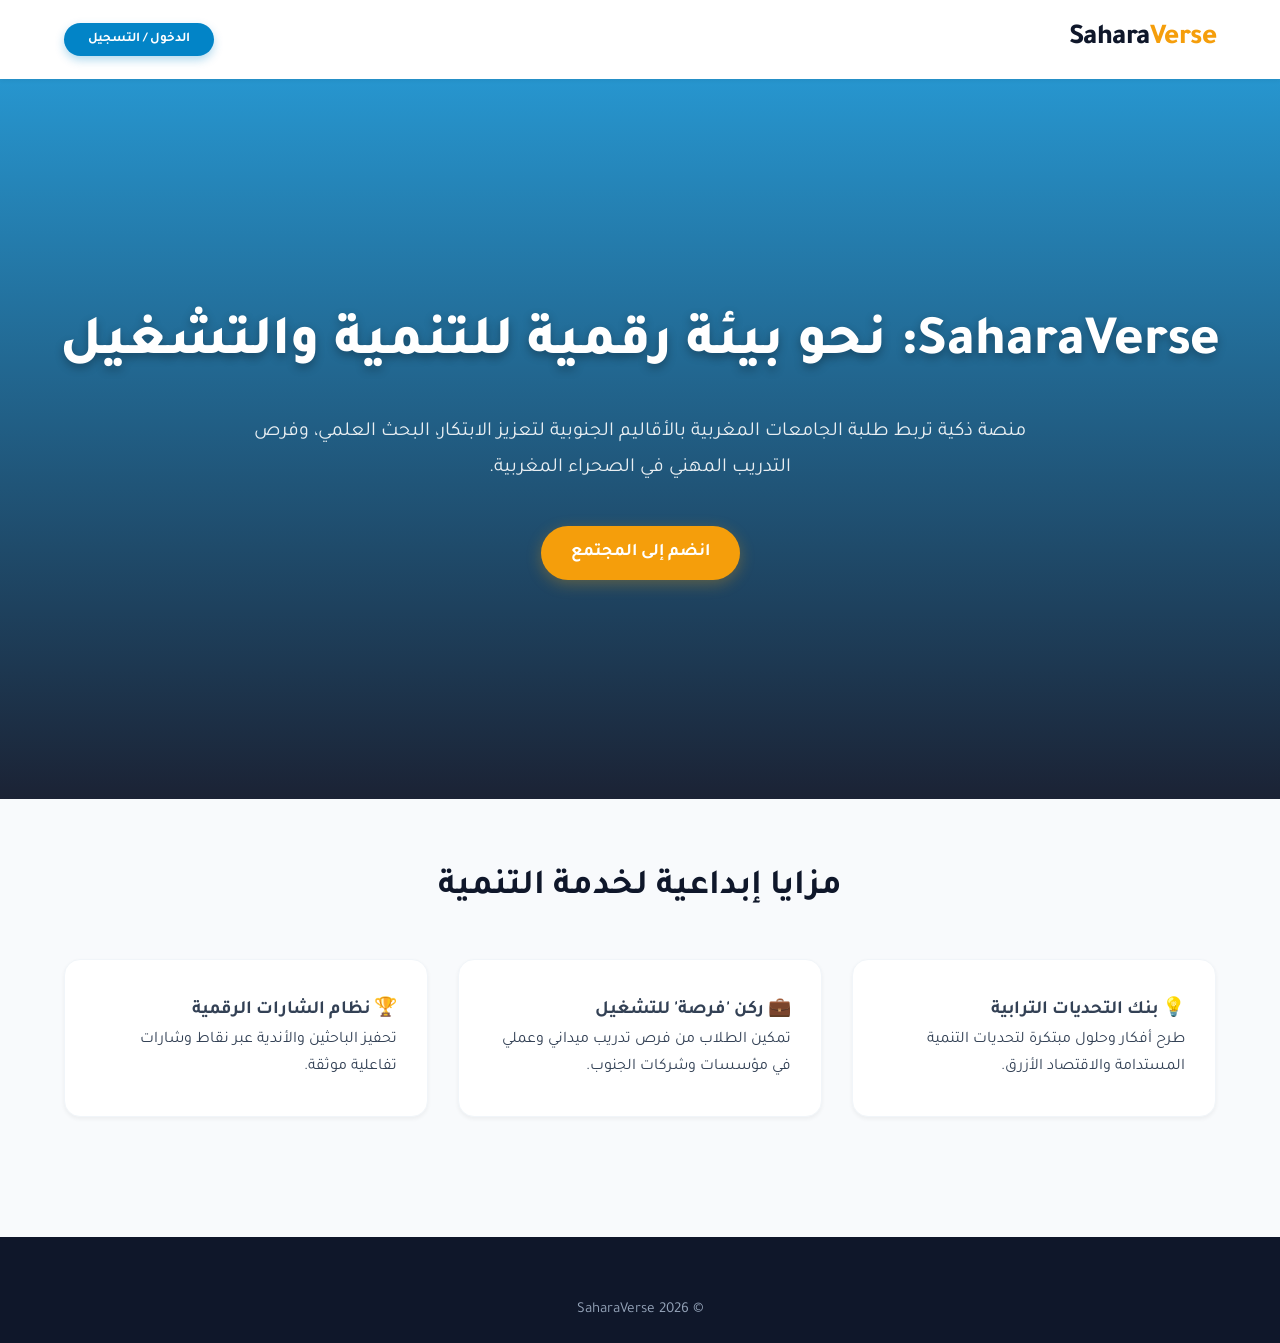
<file: index.html>
<!DOCTYPE html>
<html lang="ar" dir="rtl">
<head>
    <meta charset="UTF-8">
    <meta name="viewport" content="width=device-width, initial-scale=1.0">
    <title>SaharaVerse</title>
    <link rel="manifest" href="manifest.json">
    <link href="https://fonts.googleapis.com/css2?family=Tajawal:wght@400;500;700;800&display=swap" rel="stylesheet">
    <link rel="stylesheet" href="styles.css">
</head>
<body>

    <nav class="navbar">
        <a href="index.html" class="logo">Sahara<span>Verse</span></a>
        <ul class="nav-links" id="dynamic-nav-links" style="display: none;">
            <li><a href="index.html" class="active" data-i18n="nav_home">الرئيسية / الفضاء</a></li>
            <li><a href="trips.html" data-i18n="nav_trips">السياحة العلمية</a></li>
            <li><a href="events.html" data-i18n="nav_events">الفعاليات</a></li>
            <li><a href="hosting.html" data-i18n="nav_hosting">الاستضافة</a></li>
            <!-- زر الإعدادات -->
            <li><button class="settings-btn" onclick="openModal('settings-modal')" title="الإعدادات">⚙️</button></li>
        </ul>
        <button id="auth-btn" class="btn-nav" onclick="window.location.href='register.html'" data-i18n="nav_login">الدخول / التسجيل</button>
    </nav>

    <!-- واجهة الزائر العادي -->
    <div id="guest-view">
        <header class="hero">
            <div class="hero-content">
                <h1 data-i18n="hero_title">SaharaVerse: نحو بيئة رقمية للتنمية والتشغيل</h1>
                <p data-i18n="hero_desc">منصة ذكية تربط طلبة الجامعات المغربية بالأقاليم الجنوبية لتعزيز الابتكار، البحث العلمي، وفرص التدريب المهني في الصحراء المغربية.</p>
                <div class="hero-buttons">
                    <a href="register.html" class="btn-primary" data-i18n="hero_btn">انضم إلى المجتمع</a>
                </div>
            </div>
        </header>
        <section style="padding: 60px 5%; text-align: center;">
            <h2 style="color: var(--dark-blue); margin-bottom: 40px; font-size: 2.2rem;" data-i18n="features_title">مزايا إبداعية لخدمة التنمية</h2>
            <div class="features-grid">
                <div class="feature-card"><h3 data-i18n="feat1_title">💡 بنك التحديات الترابية</h3><p data-i18n="feat1_desc">طرح أفكار وحلول مبتكرة لتحديات التنمية المستدامة والاقتصاد الأزرق.</p></div>
                <div class="feature-card"><h3 data-i18n="feat2_title">💼 ركن "فرصة" للتشغيل</h3><p data-i18n="feat2_desc">تمكين الطلاب من فرص تدريب ميداني وعملي في مؤسسات وشركات الجنوب.</p></div>
                <div class="feature-card"><h3 data-i18n="feat3_title">🏆 نظام الشارات الرقمية</h3><p data-i18n="feat3_desc">تحفيز الباحثين والأندية عبر نقاط وشارات تفاعلية موثقة.</p></div>
            </div>
        </section>
    </div>

    <!-- واجهة الطالب -->
    <div id="student-view" style="display: none;" class="dashboard-container animate-fade-in-up">
        <div class="badge-card">
            <div style="font-size: 2.5rem;">⭐</div>
            <div>
                <h3 style="margin-bottom: 3px;" data-i18n="student_badge">شارة: باحث مشارك في SaharaVerse</h3>
                <p style="font-size: 0.9rem; opacity: 0.9;" data-i18n="student_badge_desc">لقد جمعت 150 نقطة. أنت مؤهل للتقدم لفرص التدريب بالوكالات الجهوية للاستثمار!</p>
            </div>
        </div>

        <div class="dashboard-header-box">
            <div>
                <h2 style="color: var(--dark-blue); margin-bottom: 5px;"><span data-i18n="student_welcome">مرحباً</span> <span id="user-display-name"></span></h2>
                <p style="color: var(--text-light); font-size: 0.95rem;" data-i18n="student_sub">ساهم بحلولك في بنك التحديات أو اقترح أنشطة نوعية:</p>
            </div>
            <div style="display: flex; gap: 10px; flex-wrap: wrap;">
                <button onclick="openModal('seminar-modal')" class="btn-primary" style="background-color: var(--primary-blue); padding: 10px 15px; font-size: 0.85rem;" data-i18n="btn_seminar">+ اقترح ندوة</button>
                <button onclick="openModal('challenge-modal')" class="btn-primary" style="background-color: var(--sahara-gold); padding: 10px 15px; font-size: 0.85rem;" data-i18n="btn_challenge">💡 شارك فكرة</button>
            </div>
        </div>

        <h3 style="color: var(--primary-blue); margin-bottom: 15px;" data-i18n="student_opp">💼 ركن "فرصة": عروض التدريب</h3>
        <div style="margin-bottom: 40px;">
            <div class="opportunity-card">
                <div>
                    <h4 style="color: var(--dark-blue); margin-bottom: 5px;">متدرب في الإدارة المالية (Stage PFE)</h4>
                    <p style="color: var(--text-light); font-size: 0.9rem;">المؤسسة: AREP - الداخلة</p>
                </div>
                <button onclick="applyOpportunity('AREP')" class="btn-primary" style="padding: 8px 20px; font-size: 0.9rem;" data-i18n="btn_apply">تقدم للفرصة</button>
            </div>
        </div>
    </div>

    <!-- واجهة المدير -->
    <div id="admin-view" style="display: none;" class="dashboard-container animate-fade-in-up">
        <div class="dashboard-header-box">
            <div>
                <h2 style="color: var(--dark-blue); margin-bottom: 5px;" data-i18n="admin_title">لوحة تحكم الإدارة المركزية</h2>
                <p style="color: var(--text-light); font-size: 0.95rem;" data-i18n="admin_sub">إدارة بنك الأفكار، مقترحات الرحلات، وعروض "فرصة".</p>
            </div>
            <span style="background: var(--dark-blue); color: var(--sahara-gold); padding: 8px 16px; border-radius: 8px; font-weight: bold; font-size: 0.9rem;">Admin</span>
        </div>

        <div class="features-grid" style="margin-bottom: 30px;">
            <div class="stat-card"><h3 data-i18n="admin_stat1">الأعضاء</h3><div id="stat-students" style="font-size: 2rem; color: var(--primary-blue); font-weight: bold;">0</div></div>
            <div class="stat-card"><h3 data-i18n="admin_stat2">المقترحات المعلقة</h3><div id="stat-pending" style="font-size: 2rem; color: var(--sahara-gold); font-weight: bold;">0</div></div>
        </div>

        <div style="overflow-x: auto;">
            <table>
                <thead>
                    <tr>
                        <th data-i18n="th_author">المُقترح</th>
                        <th data-i18n="th_type">النوع</th>
                        <th data-i18n="th_details">التفاصيل</th>
                        <th data-i18n="th_status">الحالة</th>
                        <th data-i18n="th_action">الإجراء</th>
                    </tr>
                </thead>
                <tbody id="admin-table-body"></tbody>
            </table>
        </div>
    </div>

    <!-- نافذة الإعدادات (الجديدة) -->
    <div class="modal-overlay" id="settings-modal">
        <div class="modal">
            <div class="modal-header">
                <h3 style="color: var(--dark-blue);" data-i18n="settings_title">⚙️ الإعدادات (Settings)</h3>
                <button class="modal-close" onclick="closeModal('settings-modal')">✕</button>
            </div>
            <div class="modal-body">
                <div class="form-group">
                    <label data-i18n="settings_lang">لغة المنصة / Language / Langue</label>
                    <select id="lang-selector" onchange="changeLanguage(this.value)">
                        <option value="ar">العربية (Arabic)</option>
                        <option value="fr">Français (French)</option>
                        <option value="en">English (English)</option>
                    </select>
                </div>
                <div class="form-group">
                    <label data-i18n="settings_notif">الإشعارات</label>
                    <select><option data-i18n="settings_on">مفعلة</option><option data-i18n="settings_off">معطلة</option></select>
                </div>
                <button onclick="logout()" class="btn-primary" style="width: 100%; background-color: #ef4444;" data-i18n="settings_logout">تسجيل الخروج</button>
            </div>
        </div>
    </div>

    <!-- نوافذ الاقتراح -->
    <div class="modal-overlay" id="seminar-modal"><div class="modal"><div class="modal-header"><h3 style="color: var(--dark-blue);">اقترح ندوة</h3><button class="modal-close" onclick="closeModal('seminar-modal')">✕</button></div><div class="modal-body"><form id="seminar-form"><div class="form-group"><label>العنوان</label><input type="text" id="sem-title" required></div><div class="form-group"><label>المحاور</label><textarea id="sem-desc" rows="3" required></textarea></div><button type="submit" class="btn-primary" style="width: 100%;">إرسال</button></form></div></div></div>
    <div class="modal-overlay" id="challenge-modal"><div class="modal"><div class="modal-header"><h3 style="color: var(--dark-blue);">💡 حل تحدي</h3><button class="modal-close" onclick="closeModal('challenge-modal')">✕</button></div><div class="modal-body"><form id="challenge-form"><div class="form-group"><label>الفكرة</label><textarea id="chal-desc" rows="3" required></textarea></div><button type="submit" class="btn-primary" style="width: 100%;">نشر</button></form></div></div></div>

    <footer><div class="container footer-bottom" style="border:none;"><p>© 2026 SaharaVerse</p></div></footer>

    <script src="app.js"></script>
    <script>
        if ('serviceWorker' in navigator) {
            window.addEventListener('load', () => { navigator.serviceWorker.register('sw.js'); });
        }
    </script>
</body>
</html>
</file>
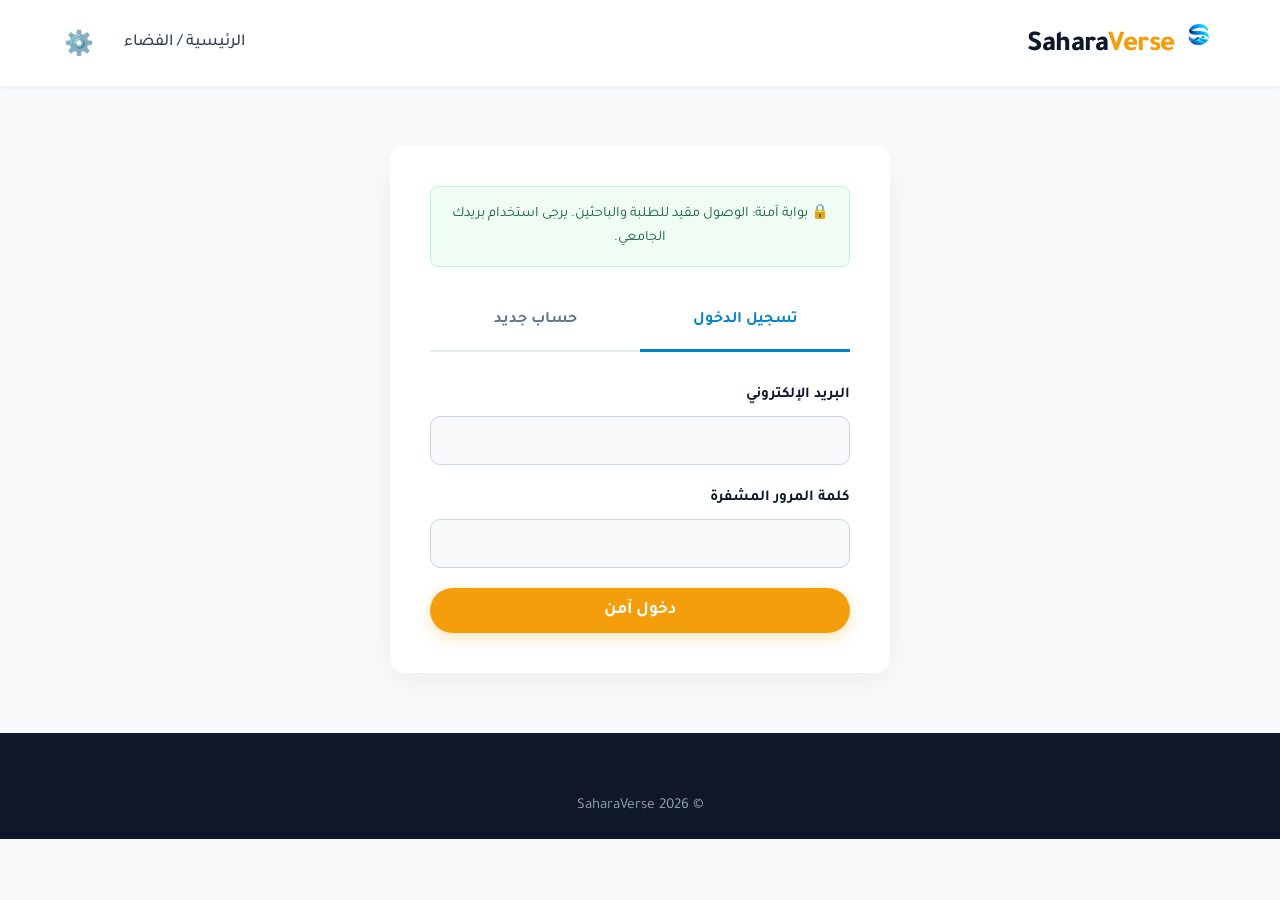
<file: events.html>
<!DOCTYPE html>
<html lang="ar" dir="rtl">
<head>
    <meta charset="UTF-8">
    <meta name="viewport" content="width=device-width, initial-scale=1.0">
    <title>الفعاليات - SaharaVerse</title>
    <link rel="manifest" href="manifest.json">
    <link href="https://fonts.googleapis.com/css2?family=Tajawal:wght@400;500;700;800&display=swap" rel="stylesheet">
    <link rel="stylesheet" href="styles.css">
</head>
<body>
    <nav class="navbar">
        <a href="index.html" class="logo">Sahara<span>Verse</span></a>
        <ul class="nav-links" id="dynamic-nav-links">
            <li><a href="index.html" data-i18n="nav_home">الرئيسية / الفضاء</a></li>
            <li><a href="trips.html" data-i18n="nav_trips">السياحة العلمية</a></li>
            <li><a href="events.html" class="active" data-i18n="nav_events">الفعاليات</a></li>
            <li><a href="hosting.html" data-i18n="nav_hosting">الاستضافة</a></li>
            <li><button class="settings-btn" onclick="openModal('settings-modal')" title="الإعدادات">⚙️</button></li>
        </ul>
        <button id="auth-btn" class="btn-nav" onclick="window.location.href='register.html'" data-i18n="nav_login">الدخول / التسجيل</button>
    </nav>

    <section class="dashboard-container">
        <h2 style="text-align: center; color: var(--dark-blue); font-size: 2.2rem; margin-bottom: 40px;" data-i18n="events_title">الفعاليات والندوات الأكاديمية</h2>
        <div class="features-grid">
            <div class="feature-card"><h3 style="color: var(--primary-blue);" data-i18n="event1_title">ندوة: تنزيل الجهوية المتقدمة</h3><p style="margin: 15px 0;" data-i18n="event1_desc">بشراكة مع ENCG.</p><button onclick="applyOpportunity('')" class="btn-primary" data-i18n="btn_apply">تسجيل الحضور</button></div>
            <div class="feature-card"><h3 style="color: var(--primary-blue);" data-i18n="event2_title">ورشة: الاقتصاد الأزرق</h3><p style="margin: 15px 0;" data-i18n="event2_desc">محاضرة تطبيقية.</p><button onclick="applyOpportunity('')" class="btn-primary" data-i18n="btn_apply">تسجيل الحضور</button></div>
        </div>
    </section>

    <div class="modal-overlay" id="settings-modal"><div class="modal"><div class="modal-header"><h3 data-i18n="settings_title">⚙️ الإعدادات</h3><button class="modal-close" onclick="closeModal('settings-modal')">✕</button></div><div class="modal-body"><div class="form-group"><label data-i18n="settings_lang">لغة المنصة</label><select id="lang-selector" onchange="changeLanguage(this.value)"><option value="ar">العربية (Arabic)</option><option value="fr">Français (French)</option><option value="en">English (English)</option></select></div><button onclick="logout()" class="btn-primary" style="width: 100%; background-color: #ef4444;" data-i18n="settings_logout">تسجيل الخروج</button></div></div></div>
    <footer><div class="container footer-bottom" style="border:none;"><p>© 2026 SaharaVerse</p></div></footer>
    <script src="app.js"></script>
    <script>if ('serviceWorker' in navigator) { window.addEventListener('load', () => navigator.serviceWorker.register('sw.js')); }</script>
</body>
</html>
</file>
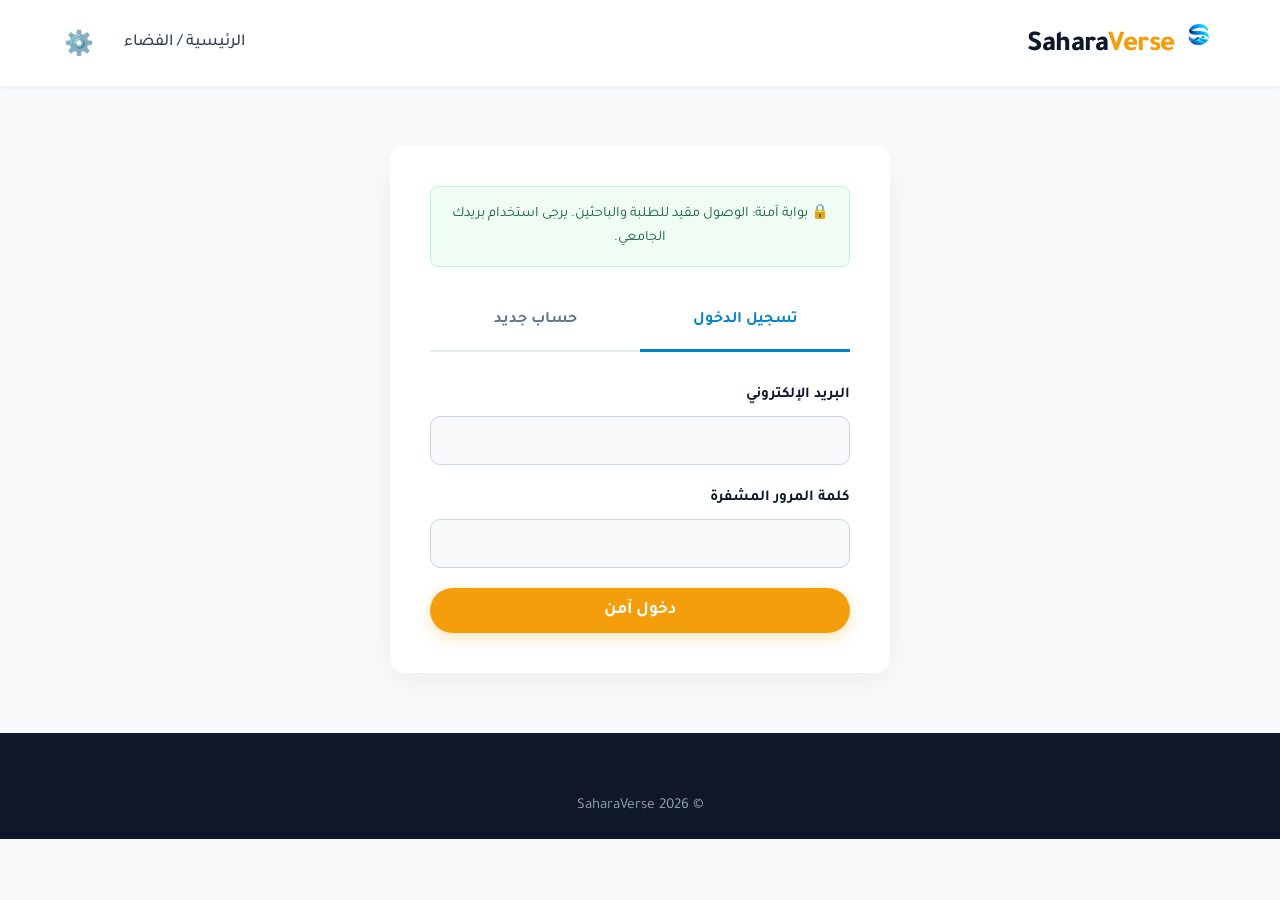
<file: hosting.html>
<!DOCTYPE html>
<html lang="ar" dir="rtl">
<head>
    <meta charset="UTF-8">
    <meta name="viewport" content="width=device-width, initial-scale=1.0">
    <title>الاستضافة - SaharaVerse</title>
    <link rel="icon" href="icon-192.png" type="image/png">
    <link rel="manifest" href="manifest.json">
    <link href="https://fonts.googleapis.com/css2?family=Tajawal:wght@400;500;700;800&display=swap" rel="stylesheet">
    <link rel="stylesheet" href="styles.css">
</head>
<body>
    <nav class="navbar">
        <a href="index.html" class="logo">
            <img src="icon-192.png" alt="SaharaVerse Logo" style="height: 35px; width: auto;">
            Sahara<span>Verse</span>
        </a>
        <ul class="nav-links" id="dynamic-nav-links">
            <li><a href="index.html" data-i18n="nav_home">الرئيسية / الفضاء</a></li>
            <li><a href="trips.html" data-i18n="nav_trips">السياحة العلمية</a></li>
            <li><a href="events.html" data-i18n="nav_events">الفعاليات</a></li>
            <li><a href="hosting.html" class="active" data-i18n="nav_hosting">الاستضافة</a></li>
            <li><button class="settings-btn" onclick="openModal('settings-modal')" title="الإعدادات">⚙️</button></li>
        </ul>
        <button id="auth-btn" class="btn-nav" onclick="window.location.href='register.html'" data-i18n="nav_login">الدخول / التسجيل</button>
    </nav>

    <section class="dashboard-container">
        <h2 style="text-align: center; color: var(--dark-blue); font-size: 2.2rem; margin-bottom: 40px;" data-i18n="hosting_title">برنامج الاستضافة الطلابية</h2>
        <div class="features-grid">
            <div class="feature-card"><h3 style="color: var(--primary-blue);" data-i18n="host1_title">محمد - طالب بالـ ENCG</h3><p style="margin: 15px 0;" data-i18n="host1_desc">استضافة باحث في الداخلة.</p><button onclick="applyOpportunity('')" class="btn-primary" data-i18n="btn_contact">طلب تواصل آمن</button></div>
            <div class="feature-card"><h3 style="color: var(--primary-blue);" data-i18n="host2_title">فاطمة الزهراء - جامعة ابن زهر</h3><p style="margin: 15px 0;" data-i18n="host2_desc">استضافة طالبة.</p><button onclick="applyOpportunity('')" class="btn-primary" data-i18n="btn_contact">طلب تواصل آمن</button></div>
        </div>
    </section>

    <!-- نافذة الإعدادات -->
    <div class="modal-overlay" id="settings-modal">
        <div class="modal">
            <div class="modal-header">
                <h3 data-i18n="settings_title">⚙️ الإعدادات</h3>
                <button class="modal-close" onclick="closeModal('settings-modal')">✕</button>
            </div>
            <div class="modal-body">
                <div class="form-group">
                    <label data-i18n="settings_lang">لغة المنصة</label>
                    <select id="lang-selector" onchange="changeLanguage(this.value)">
                        <option value="ar">العربية (Arabic)</option>
                        <option value="fr">Français (French)</option>
                        <option value="en">English (English)</option>
                    </select>
                </div>
                <button onclick="logout()" class="btn-primary" style="width: 100%; background-color: #ef4444;" data-i18n="settings_logout">تسجيل الخروج</button>
            </div>
        </div>
    </div>

    <footer><div class="container footer-bottom" style="border:none;"><p>© 2026 SaharaVerse</p></div></footer>
    <script src="app.js"></script>
    <script>if ('serviceWorker' in navigator) { window.addEventListener('load', () => navigator.serviceWorker.register('sw.js')); }</script>
</body>
</html>
</file>
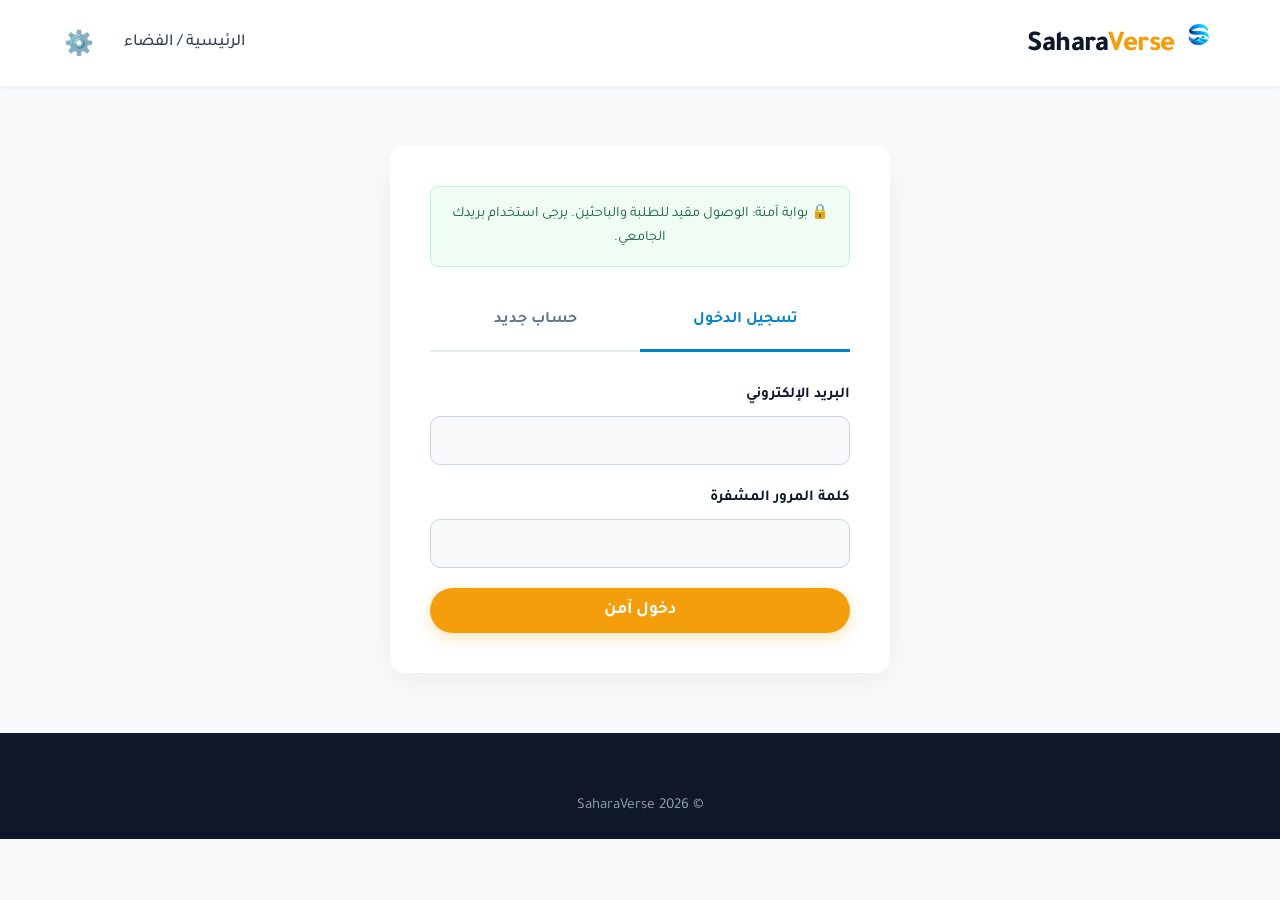
<file: register.html>
<!DOCTYPE html>
<html lang="ar" dir="rtl">
<head>
    <meta charset="UTF-8">
    <meta name="viewport" content="width=device-width, initial-scale=1.0">
    <title>البوابة الآمنة - SaharaVerse</title>
    <!-- أيقونة المتصفح -->
    <link rel="icon" href="icon-192.png" type="image/png">
    <link rel="manifest" href="manifest.json">
    <link href="https://fonts.googleapis.com/css2?family=Tajawal:wght@400;500;700;800&display=swap" rel="stylesheet">
    <link rel="stylesheet" href="styles.css">
    
    <!-- أكواد التصميم التي كانت مفقودة وتم استرجاعها لإصلاح الخلل الكارثي -->
    <style>
        .auth-container { max-width: 500px; margin: 60px auto; background: white; padding: 40px; border-radius: 15px; box-shadow: 0 10px 30px rgba(0,0,0,0.05); }
        .auth-tabs { display: flex; margin-bottom: 30px; border-bottom: 2px solid #e2e8f0; }
        .tab-btn { flex: 1; text-align: center; padding: 15px; font-weight: bold; cursor: pointer; color: var(--text-light); transition: all 0.3s; }
        .tab-btn.active { color: var(--primary-blue); border-bottom: 3px solid var(--primary-blue); margin-bottom: -2px; }
        .auth-form { display: none; animation: fadeInUp 0.4s ease; }
        .auth-form.active { display: block; }
        .security-badge { text-align: center; margin-bottom: 25px; padding: 15px; background-color: #f0fdf4; border: 1px solid #bbf7d0; border-radius: 8px; color: #166534; font-size: 0.9rem; }
        .checkbox-group { display: flex; align-items: flex-start; gap: 10px; margin-bottom: 20px; font-size: 0.85rem; color: var(--text-light); text-align: right; }
        .checkbox-group input { margin-top: 4px; cursor: pointer; }
        .checkbox-group a { color: var(--primary-blue); text-decoration: underline; }
    </style>
</head>
<body>

    <nav class="navbar">
        <a href="index.html" class="logo">
            <img src="icon-192.png" alt="SaharaVerse Logo" style="height: 35px; width: auto;" onerror="this.style.display='none'">
            Sahara<span>Verse</span>
        </a>
        <ul class="nav-links">
            <li><a href="index.html" data-i18n="nav_home">الرئيسية</a></li>
            <!-- زر الإعدادات -->
            <li><button class="settings-btn" onclick="openModal('settings-modal')" title="الإعدادات">⚙️</button></li>
        </ul>
    </nav>

    <div class="auth-container">
        <div class="security-badge" data-i18n="auth_secure">
            🔒 <strong>بوابة آمنة:</strong> الوصول مقيد للطلبة والباحثين. يرجى استخدام بريدك الجامعي أو الوطني (.ma).
        </div>

        <div class="auth-tabs">
            <div class="tab-btn active" onclick="switchAuth('login', this)" data-i18n="auth_login_tab">تسجيل الدخول</div>
            <div class="tab-btn" onclick="switchAuth('register', this)" data-i18n="auth_reg_tab">حساب جديد</div>
        </div>

        <form id="login-form" class="auth-form active">
            <div class="form-group"><label data-i18n="auth_email">البريد الإلكتروني</label><input type="email" id="login-email" required></div>
            <div class="form-group"><label data-i18n="auth_pass">كلمة المرور المشفرة</label><input type="password" id="login-pass" required></div>
            <button type="submit" class="btn-primary" style="width: 100%;" data-i18n="auth_btn_login">دخول آمن</button>
        </form>

        <form id="register-form" class="auth-form">
            <div class="form-group"><label data-i18n="auth_name">الاسم الكامل</label><input type="text" id="reg-name" required></div>
            <div class="form-group"><label data-i18n="auth_email">البريد الإلكتروني (.ma)</label><input type="email" id="reg-email" required></div>
            <div class="form-group"><label data-i18n="auth_pass">كلمة المرور (8 أحرف)</label><input type="password" id="reg-pass" required></div>
            <div class="checkbox-group">
                <input type="checkbox" id="privacy-consent" required>
                <label for="privacy-consent" data-i18n="auth_agree">أوافق صراحةً على سياسة الخصوصية وفقاً للقانون المغربي 09-08.</label>
            </div>
            <button type="submit" class="btn-primary" style="width: 100%;" data-i18n="auth_btn_reg">إنشاء حساب مشفر</button>
        </form>
    </div>

    <!-- نافذة الإعدادات -->
    <div class="modal-overlay" id="settings-modal">
        <div class="modal">
            <div class="modal-header">
                <h3 data-i18n="settings_title">⚙️ الإعدادات</h3>
                <button class="modal-close" onclick="closeModal('settings-modal')">✕</button>
            </div>
            <div class="modal-body">
                <div class="form-group">
                    <label data-i18n="settings_lang">لغة المنصة</label>
                    <select id="lang-selector" onchange="changeLanguage(this.value)">
                        <option value="ar">العربية (Arabic)</option>
                        <option value="fr">Français (French)</option>
                        <option value="en">English (English)</option>
                    </select>
                </div>
            </div>
        </div>
    </div>

    <footer><div class="container footer-bottom" style="border:none;"><p>© 2026 SaharaVerse</p></div></footer>

    <script src="app.js"></script>
    <script>
        const ADMIN_EMAIL = 'admin@sahara.ma'; const ADMIN_PASS = 'Admin2026';
        let usersDB = JSON.parse(localStorage.getItem('sahara_users_db')) || [];

        function switchAuth(type, btn) {
            document.querySelectorAll('.tab-btn').forEach(b => b.classList.remove('active'));
            document.querySelectorAll('.auth-form').forEach(f => f.classList.remove('active'));
            btn.classList.add('active'); document.getElementById(type + '-form').classList.add('active');
        }

        document.getElementById('register-form').addEventListener('submit', (e) => {
            e.preventDefault();
            const name = document.getElementById('reg-name').value.trim();
            const email = document.getElementById('reg-email').value.trim();
            const password = document.getElementById('reg-pass').value;

            if (!email.toLowerCase().endsWith('.ma')) { showToast('عذراً! التسجيل متاح فقط للنطاقات .ma', 'error'); return; }
            if (usersDB.some(user => user.email === email)) { showToast('البريد مسجل مسبقاً!', 'error'); return; }

            usersDB.push({ name: name, email: email, password: password, role: 'student' });
            localStorage.setItem('sahara_users_db', JSON.stringify(usersDB));
            localStorage.setItem('sahara_role', 'student'); localStorage.setItem('sahara_current_user', name);
            window.location.href = 'index.html';
        });

        document.getElementById('login-form').addEventListener('submit', (e) => {
            e.preventDefault();
            const email = document.getElementById('login-email').value.trim();
            const password = document.getElementById('login-pass').value;
            
            if(email === ADMIN_EMAIL && password === ADMIN_PASS) {
                localStorage.setItem('sahara_role', 'admin'); localStorage.setItem('sahara_current_user', 'الإدارة المركزية');
                window.location.href = 'index.html'; return;
            } 
            const user = usersDB.find(u => u.email === email && u.password === password);
            if (user) {
                localStorage.setItem('sahara_role', 'student'); localStorage.setItem('sahara_current_user', user.name);
                window.location.href = 'index.html';
            } else { showToast('بيانات الدخول خاطئة', 'error'); }
        });
        
        if ('serviceWorker' in navigator) { window.addEventListener('load', () => navigator.serviceWorker.register('sw.js')); }
    </script>
</body>
</html>
</file>
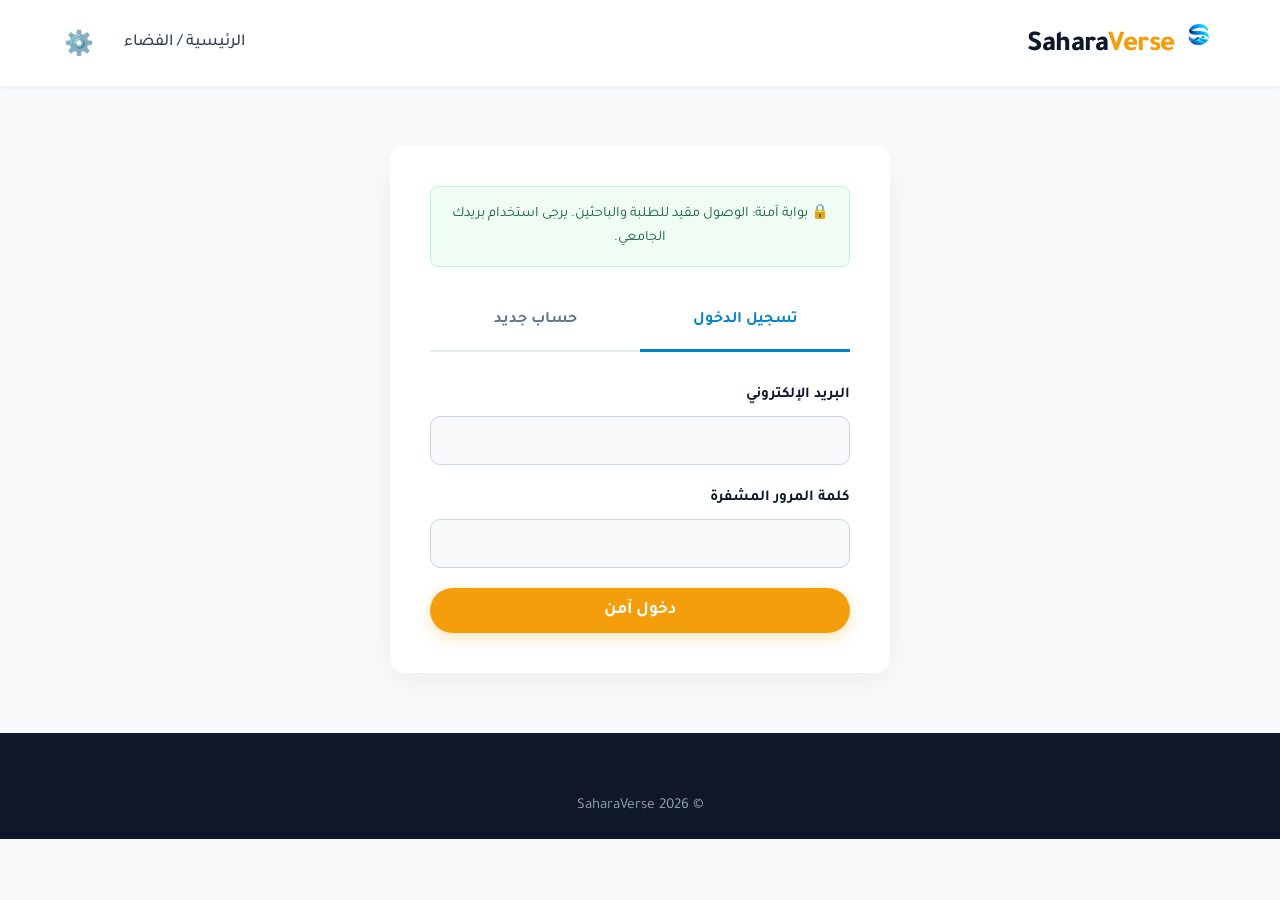
<file: trips.html>
<!DOCTYPE html>
<html lang="ar" dir="rtl">
<head>
    <meta charset="UTF-8">
    <meta name="viewport" content="width=device-width, initial-scale=1.0">
    <title>السياحة العلمية - SaharaVerse</title>
    <link rel="manifest" href="manifest.json">
    <link href="https://fonts.googleapis.com/css2?family=Tajawal:wght@400;500;700;800&display=swap" rel="stylesheet">
    <link rel="stylesheet" href="styles.css">
</head>
<body>
    <nav class="navbar">
        <a href="index.html" class="logo">Sahara<span>Verse</span></a>
        <ul class="nav-links" id="dynamic-nav-links">
            <li><a href="index.html" data-i18n="nav_home">الرئيسية / الفضاء</a></li>
            <li><a href="trips.html" class="active" data-i18n="nav_trips">السياحة العلمية</a></li>
            <li><a href="events.html" data-i18n="nav_events">الفعاليات</a></li>
            <li><a href="hosting.html" data-i18n="nav_hosting">الاستضافة</a></li>
            <li><button class="settings-btn" onclick="openModal('settings-modal')" title="الإعدادات">⚙️</button></li>
        </ul>
        <button id="auth-btn" class="btn-nav" onclick="window.location.href='register.html'" data-i18n="nav_login">الدخول / التسجيل</button>
    </nav>

    <section class="dashboard-container">
        <h2 style="text-align: center; color: var(--dark-blue); font-size: 2.2rem; margin-bottom: 40px;" data-i18n="trips_title">برامج السياحة العلمية</h2>
        <div class="features-grid">
            <div class="feature-card"><h3 style="color: var(--primary-blue);" data-i18n="trip1_title">دراسة ميدانية: الميناء الأطلسي بالداخلة</h3><p style="margin: 15px 0;" data-i18n="trip1_desc">زيارة لأكبر ورش بنية تحتية.</p><button onclick="applyOpportunity('')" class="btn-primary" data-i18n="btn_book">طلب المشاركة</button></div>
            <div class="feature-card"><h3 style="color: var(--primary-blue);" data-i18n="trip2_title">استكشاف محطة الطاقة بطرفاية</h3><p style="margin: 15px 0;" data-i18n="trip2_desc">رحلة علمية لدراسة مشاريع الانتقال الطاقي.</p><button onclick="applyOpportunity('')" class="btn-primary" data-i18n="btn_book">طلب المشاركة</button></div>
        </div>
    </section>

    <div class="modal-overlay" id="settings-modal"><div class="modal"><div class="modal-header"><h3 data-i18n="settings_title">⚙️ الإعدادات</h3><button class="modal-close" onclick="closeModal('settings-modal')">✕</button></div><div class="modal-body"><div class="form-group"><label data-i18n="settings_lang">لغة المنصة</label><select id="lang-selector" onchange="changeLanguage(this.value)"><option value="ar">العربية (Arabic)</option><option value="fr">Français (French)</option><option value="en">English (English)</option></select></div><button onclick="logout()" class="btn-primary" style="width: 100%; background-color: #ef4444;" data-i18n="settings_logout">تسجيل الخروج</button></div></div></div>
    <footer><div class="container footer-bottom" style="border:none;"><p>© 2026 SaharaVerse</p></div></footer>
    <script src="app.js"></script>
    <script>if ('serviceWorker' in navigator) { window.addEventListener('load', () => navigator.serviceWorker.register('sw.js')); }</script>
</body>
</html>
</file>
<file: styles.css>
/* =========================================
   ملف التصميم الشامل والمصقول - SaharaVerse
   ========================================= */

:root {
    --primary-blue: #0284c7;
    --dark-blue: #0f172a;
    --sahara-gold: #f59e0b;
    --sahara-gold-hover: #d97706;
    --bg-light: #f8fafc;
    --text-main: #334155;
    --text-light: #64748b;
    --white: #ffffff;
    --shadow-sm: 0 2px 4px rgba(0,0,0,0.05);
    --shadow-md: 0 10px 20px rgba(0,0,0,0.08);
    --shadow-lg: 0 15px 30px rgba(0,0,0,0.12);
    --transition-smooth: all 0.3s cubic-bezier(0.4, 0, 0.2, 1);
}

* { margin: 0; padding: 0; box-sizing: border-box; -webkit-tap-highlight-color: transparent; }

body { font-family: 'Tajawal', sans-serif; background-color: var(--bg-light); color: var(--text-main); line-height: 1.7; direction: rtl; overflow-x: hidden; transition: direction 0.3s; }
body[dir="ltr"] { direction: ltr; }
body[dir="ltr"] .form-group { text-align: left; }
body[dir="ltr"] .feature-card { text-align: left; }
body[dir="ltr"] th, body[dir="ltr"] td { text-align: left; }

/* ================= Navbar ================= */
.navbar { background-color: rgba(255, 255, 255, 0.95); backdrop-filter: blur(10px); padding: 15px 5%; display: flex; justify-content: space-between; align-items: center; box-shadow: var(--shadow-sm); position: sticky; top: 0; z-index: 1000; }
.logo { font-size: 1.8rem; font-weight: 800; color: var(--dark-blue); text-decoration: none; letter-spacing: -0.5px; }
.logo span { color: var(--sahara-gold); }
.nav-links { list-style: none; display: flex; gap: 30px; align-items: center; }
.nav-links a { text-decoration: none; color: var(--text-main); font-weight: 500; font-size: 1.05rem; transition: var(--transition-smooth); position: relative; cursor: pointer; }
.nav-links a::after { content: ''; position: absolute; width: 0; height: 2px; bottom: -4px; right: 0; background-color: var(--primary-blue); transition: var(--transition-smooth); }
body[dir="ltr"] .nav-links a::after { right: auto; left: 0; }
.nav-links a:hover::after, .nav-links a.active::after { width: 100%; }
.nav-links a:hover, .nav-links a.active { color: var(--primary-blue); font-weight: 700; }
.btn-nav { background-color: var(--primary-blue); color: var(--white); padding: 8px 24px; border-radius: 25px; text-decoration: none; font-weight: 700; transition: var(--transition-smooth); box-shadow: 0 4px 10px rgba(2, 132, 199, 0.3); border: none; cursor: pointer; font-family: inherit;}
.btn-nav:hover { background-color: var(--dark-blue); transform: translateY(-2px); box-shadow: 0 6px 15px rgba(15, 23, 42, 0.3); }

/* زر الإعدادات */
.settings-btn { background: none; border: none; font-size: 1.5rem; cursor: pointer; color: var(--text-main); transition: var(--transition-smooth); display: flex; align-items: center; justify-content: center; }
.settings-btn:hover { color: var(--primary-blue); transform: rotate(45deg); }

/* ================= Buttons ================= */
.btn-primary, .btn-secondary { padding: 12px 30px; border-radius: 30px; text-decoration: none; font-size: 1.1rem; font-weight: 700; transition: var(--transition-smooth); border: none; cursor: pointer; display: inline-block; text-align: center; font-family: inherit; }
.btn-primary { background-color: var(--sahara-gold); color: var(--white); box-shadow: 0 4px 15px rgba(245, 158, 11, 0.3); }
.btn-primary:hover { background-color: var(--sahara-gold-hover); transform: translateY(-3px) scale(1.02); box-shadow: 0 8px 20px rgba(245, 158, 11, 0.4); }
.btn-secondary { background-color: transparent; color: var(--text-main); border: 2px solid #cbd5e1; }
.btn-secondary:hover { border-color: var(--primary-blue); color: var(--primary-blue); background-color: #f0f9ff; }

/* ================= Hero & Layouts ================= */
.hero { background: linear-gradient(rgba(2, 132, 199, 0.85), rgba(15, 23, 42, 0.95)), url('https://images.unsplash.com/photo-1539020140153-e479b8c22e70?q=80&w=2000&auto=format&fit=crop') center/cover fixed; height: 80vh; display: flex; align-items: center; justify-content: center; text-align: center; color: var(--white); padding: 0 20px; }
.hero h1 { font-size: 3.5rem; font-weight: 800; margin-bottom: 20px; text-shadow: 0 4px 10px rgba(0,0,0,0.3); }
.hero p { font-size: 1.25rem; margin-bottom: 40px; opacity: 0.9; max-width: 800px; margin-left: auto; margin-right: auto; line-height: 1.8; }
.hero-buttons { display: flex; gap: 20px; justify-content: center; }

/* ================= Grid & Cards ================= */
.features-grid { display: grid; grid-template-columns: repeat(auto-fit, minmax(300px, 1fr)); gap: 30px; }
.feature-card { background: var(--white); padding: 35px 30px; border-radius: 16px; box-shadow: var(--shadow-sm); transition: var(--transition-smooth); text-align: right; border: 1px solid #f1f5f9; }
.feature-card:hover { transform: translateY(-8px); box-shadow: var(--shadow-lg); border-color: #e0f2fe; }

/* ================= Dashboard Elements ================= */
.dashboard-container { max-width: 1100px; margin: 50px auto; padding: 0 20px; }
.stat-card { background: var(--white); padding: 25px; border-radius: 15px; box-shadow: var(--shadow-sm); text-align: center; border-bottom: 4px solid var(--primary-blue); transition: var(--transition-smooth); }
.stat-card:hover { transform: translateY(-5px); box-shadow: var(--shadow-md); }
.dashboard-header-box { background: white; padding: 25px 30px; border-radius: 15px; margin-bottom: 30px; box-shadow: 0 4px 6px rgba(0,0,0,0.05); display: flex; justify-content: space-between; align-items: center; flex-wrap: wrap; gap: 15px; }
.badge-card { background: linear-gradient(135deg, var(--primary-blue), var(--dark-blue)); color: white; padding: 15px 20px; border-radius: 12px; display: flex; align-items: center; gap: 15px; margin-bottom: 20px; }
.opportunity-card { background: white; padding: 20px; border-radius: 12px; box-shadow: 0 4px 6px rgba(0,0,0,0.05); border-right: 4px solid var(--sahara-gold); margin-bottom: 15px; display: flex; justify-content: space-between; align-items: center; flex-wrap: wrap; gap: 15px; }
body[dir="ltr"] .opportunity-card { border-right: none; border-left: 4px solid var(--sahara-gold); }

/* ================= Forms ================= */
.form-group { margin-bottom: 20px; text-align: right; }
.form-group label { display: block; font-weight: bold; margin-bottom: 8px; color: var(--dark-blue); font-size: 0.95rem; }
.form-group input, .form-group select, .form-group textarea { width: 100%; padding: 14px; border: 1px solid #cbd5e1; border-radius: 10px; font-family: inherit; font-size: 1rem; transition: var(--transition-smooth); background-color: #f8fafc; }
.form-group input:focus, .form-group select:focus, .form-group textarea:focus { outline: none; border-color: var(--primary-blue); background-color: var(--white); box-shadow: 0 0 0 3px rgba(2, 132, 199, 0.15); }
table { width: 100%; border-collapse: collapse; background: white; border-radius: 12px; overflow: hidden; box-shadow: 0 4px 6px rgba(0,0,0,0.05); margin-top: 20px; }
th, td { padding: 15px; text-align: right; border-bottom: 1px solid #e2e8f0; font-size: 0.95rem; }
th { background-color: var(--dark-blue); color: white; font-weight: 700; }
tr:hover { background-color: #f8fafc; }
.badge-pending { background-color: #fef3c7; color: #d97706; padding: 5px 12px; border-radius: 20px; font-weight: bold; font-size: 0.85rem; display: inline-block; }
.action-btns { display: flex; gap: 8px; }
.btn-action-accept { background-color: #10b981; color: white; border: none; padding: 6px 14px; border-radius: 6px; cursor: pointer; font-weight: bold; font-family: inherit; }
.btn-action-reject { background-color: #ef4444; color: white; border: none; padding: 6px 14px; border-radius: 6px; cursor: pointer; font-weight: bold; font-family: inherit; }

/* ================= Modals ================= */
.modal-overlay { display: none; position: fixed; top: 0; left: 0; width: 100%; height: 100%; background: rgba(15, 23, 42, 0.6); backdrop-filter: blur(5px); z-index: 2000; justify-content: center; align-items: center; opacity: 0; transition: opacity 0.3s ease; }
.modal-overlay.open { display: flex; opacity: 1; }
.modal { background: var(--white); padding: 30px; border-radius: 16px; width: 90%; max-width: 500px; box-shadow: var(--shadow-lg); transform: translateY(30px); transition: transform 0.3s ease; }
.modal-overlay.open .modal { transform: translateY(0); }
.modal-header { display: flex; justify-content: space-between; align-items: center; margin-bottom: 25px; border-bottom: 1px solid #f1f5f9; padding-bottom: 15px;}
.modal-close { background: none; border: none; font-size: 1.5rem; cursor: pointer; color: #ef4444; transition: var(--transition-smooth); }
.modal-close:hover { transform: scale(1.2); }

/* ================= Toasts ================= */
.toast { position: fixed; bottom: 25px; left: 50%; transform: translateX(-50%) translateY(50px); background: #10b981; color: var(--white); padding: 14px 28px; border-radius: 30px; box-shadow: 0 10px 25px rgba(0,0,0,0.15); opacity: 0; transition: all 0.4s cubic-bezier(0.68, -0.55, 0.265, 1.55); z-index: 3000; font-weight: bold; display: flex; align-items: center; gap: 10px; }
.toast.error { background: #ef4444; }
.toast.show { opacity: 1; transform: translateX(-50%) translateY(0); }
@keyframes fadeInUp { from { opacity: 0; transform: translateY(20px); } to { opacity: 1; transform: translateY(0); } }
.animate-fade-in-up { animation: fadeInUp 0.6s ease-out both; }

/* ================= Footer ================= */
footer { background-color: var(--dark-blue); color: var(--white); padding: 40px 5% 20px; margin-top: 60px; }
.footer-bottom { text-align: center; border-top: 1px solid #334155; padding-top: 20px; color: #94a3b8; font-size: 0.95rem; }

/* ================= Responsive Mobile ================= */
@media (max-width: 768px) {
    .navbar { flex-direction: column; padding: 15px; gap: 15px; }
    .nav-links { flex-wrap: wrap; justify-content: center; gap: 15px; width: 100%;}
    .hero h1 { font-size: 2.2rem; }
    .hero p { font-size: 1rem; }
    .hero-buttons { flex-direction: column; width: 100%; }
    .dashboard-header-box { flex-direction: column; text-align: center; }
    .dashboard-header-box > div:last-child { justify-content: center; width: 100%; }
    .opportunity-card { flex-direction: column; text-align: center; border-right: none; border-top: 4px solid var(--sahara-gold); }
    .opportunity-card button { width: 100%; margin-top: 10px; }
    .admin-table { font-size: 0.85rem; }
    th, td { padding: 10px; }
}
</file>
